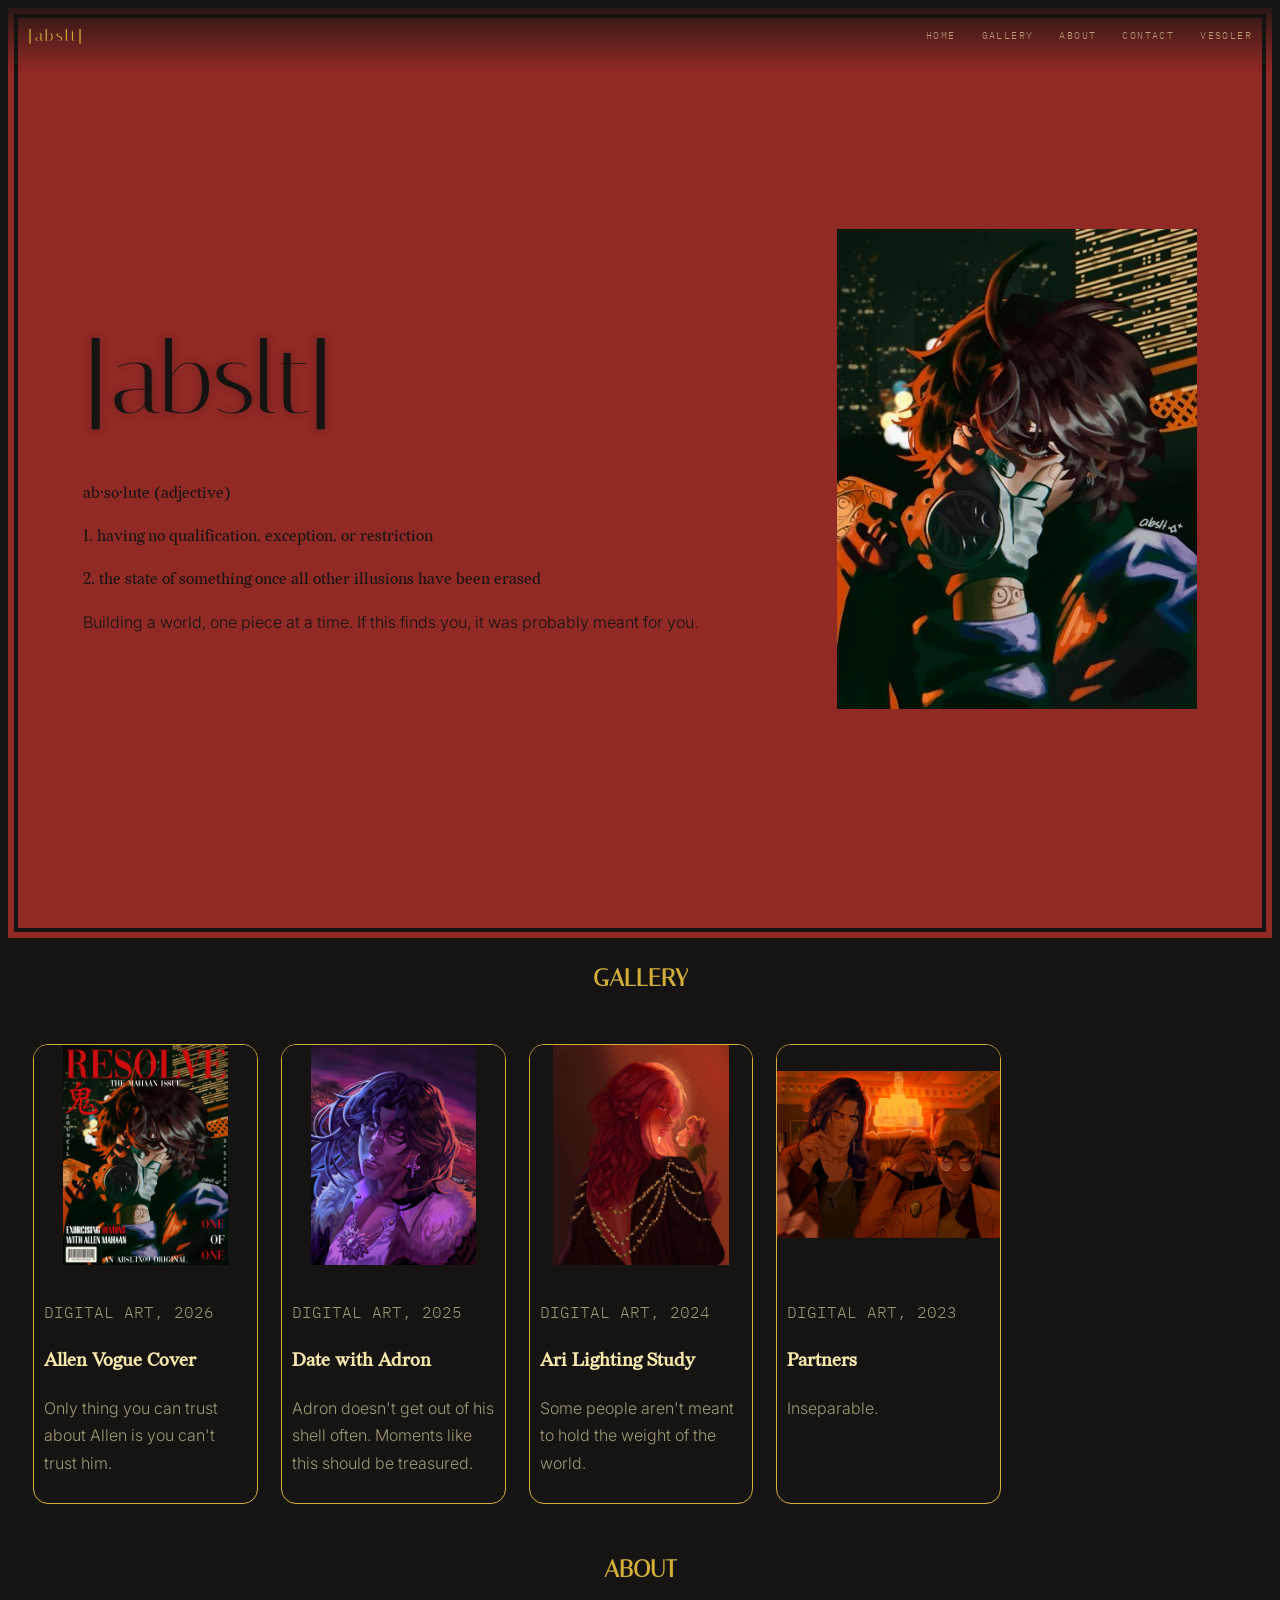
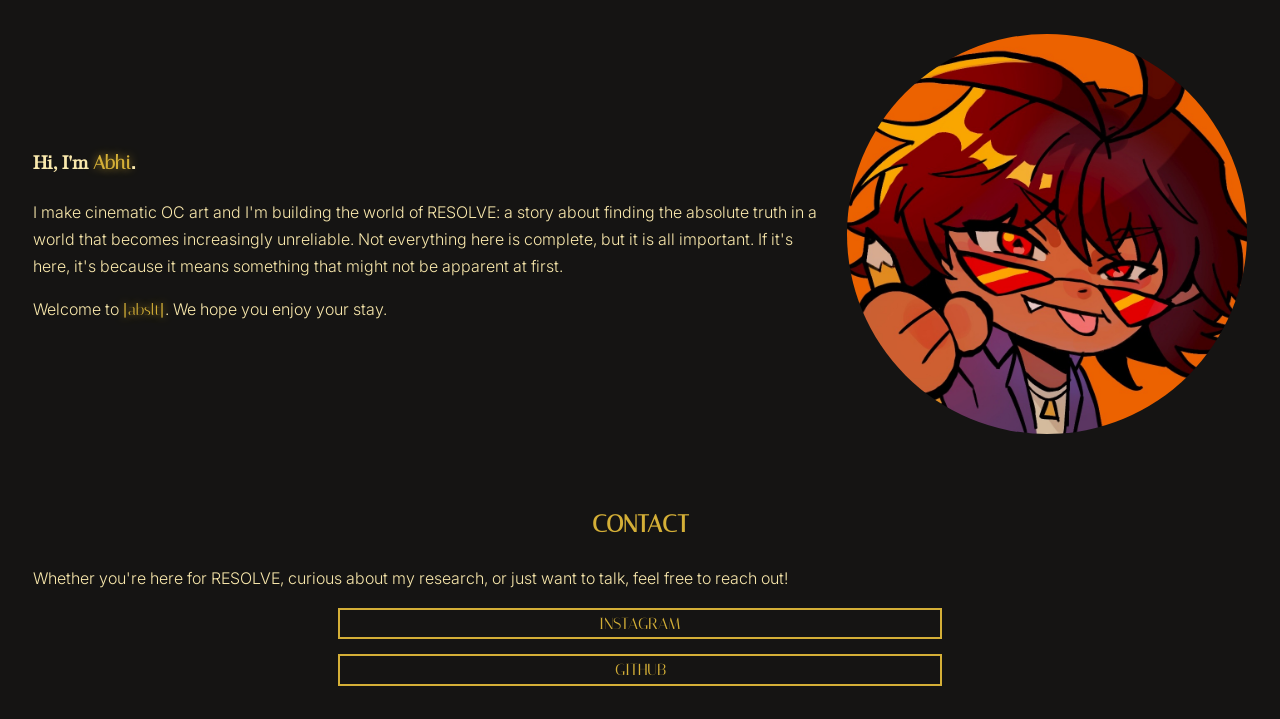
<file: index.html>
<!DOCTYPE html>
<html>
    <head>
        <title>|abslt|</title>
        <link rel="stylesheet" href="style.css">

        <link rel="preconnect" href="https://fonts.googleapis.com">
        <link rel="preconnect" href="https://fonts.gstatic.com" crossorigin>
        <link href="https://fonts.googleapis.com/css2?family=Cormorant+Garamond:ital,wght@0,400;1,400;1,500&family=IBM+Plex+Mono:wght@400;500&family=Inter:wght@300;400;500&family=Italiana&display=swap" rel="stylesheet">

    </head>
    <body>
        <nav>
            <span class="mark">|abslt|</span>
            <div class="links">
                <a href="#home">HOME</a></li>
                <a href="#gallery">GALLERY</a></li>
                <a href="#about">ABOUT</a></li>
                <a href="#contact">CONTACT</a></li>
                <a href="vesoler.html">VESOLER</a></li>
            </ul>
        </nav>

        <section id="home" class="hero">
            <div class="hero-text">
                <span class="hero-h1">|abslt|</span>
                <span class="definition">
                    <p>ab·​so·​lute (adjective)</p>
                    <p>1. having no qualification, exception, or restriction</p>
                    <p>2. the state of something once all other illusions have been erased</p>
                </span>
                <p>Building a world, one piece at a time. If this finds you, it was probably meant for you.</p>
            </div>
            
            <div class="hero-image">
                <img src="images/hero-image.jpeg" alt="Allen Vogue Cover">
            </div>
        </section>

        <section id="gallery" class="glry">
            <h1>GALLERY</h1>

            <div class="project-grid">
                <div class="project-card">
                    <img src="images/mahaan_resolve.JPEG" alt="Allen Vogue Cover" class="project-image">
                    
                    <div class="project-info">
                        <p class="mono">DIGITAL ART, 2026</p>
                        <h3>Allen Vogue Cover</h3>
                        <p>Only thing you can trust about Allen is you can't trust him.</p>

                    </div>

                </div>
                
                <div class="project-card">
                    <img src="images/date_w_adron.jpeg" alt="Date with Adron" class="project-image">
                    
                    <div class="project-info">
                        <p class="mono">DIGITAL ART, 2025</p>
                        <h3>Date with Adron</h3>
                        <p>Adron doesn't get out of his shell often. Moments like this should be treasured.</p>

                    </div>

                </div>

                <div class="project-card">
                    <img src="images/ari_lighting.jpeg" alt="Ari Lighting Study" class="project-image">
                    
                    <div class="project-info">
                        <p class="mono">DIGITAL ART, 2024</p>
                        <h3>Ari Lighting Study</h3>
                        <p>Some people aren't meant to hold the weight of the world.</p>

                    </div>

                </div>

                <div class="project-card">
                    <img src="images/partners.jpeg" alt="Partners" class="project-image">
                    <div class="project-info">
                        <p class="mono">DIGITAL ART, 2023</p>
                        <h3>Partners</h3>
                        <p>Inseparable.</p>
                    </div>
                </div>
            </div>

        </section>

        <section id="about">
            <h1>ABOUT</h1>
            <div class="about-container">
                <div class="about-text">
                    <h3>Hi, I'm <span class='abslt'>Abhi</span>.</h3>
                    <p>I make cinematic OC art and I'm building the world of RESOLVE: a story about finding the absolute truth in a world that becomes increasingly unreliable. Not everything here is complete, but it is all important. If it's here, it's because it means something that might not be apparent at first.</p>
                    <p>Welcome to <span class='abslt'>|abslt|</span>. We hope you enjoy your stay.</p>
                </div>
                
                <div class="about-image">
                    <img src="images/about-img.jpeg" alt="Abhi PFP" class="about-image">
                </div>
            </div>
        </section>

        <section id="contact" class="contact">
            <h1>CONTACT</h1>
            <div class="contact-text">
                <p>Whether you're here for RESOLVE, curious about my research, or just want to talk, feel free to reach out!</p>
            </div>
            <div class="link-container">
                <a href="https://instagram.com/absltx09" class="link-btn">INSTAGRAM</a>
                <a href="https://github.com/absltx09" class="link-btn">GITHUB</a>
            </div>
        </section>
    </body>
</html>
</file>
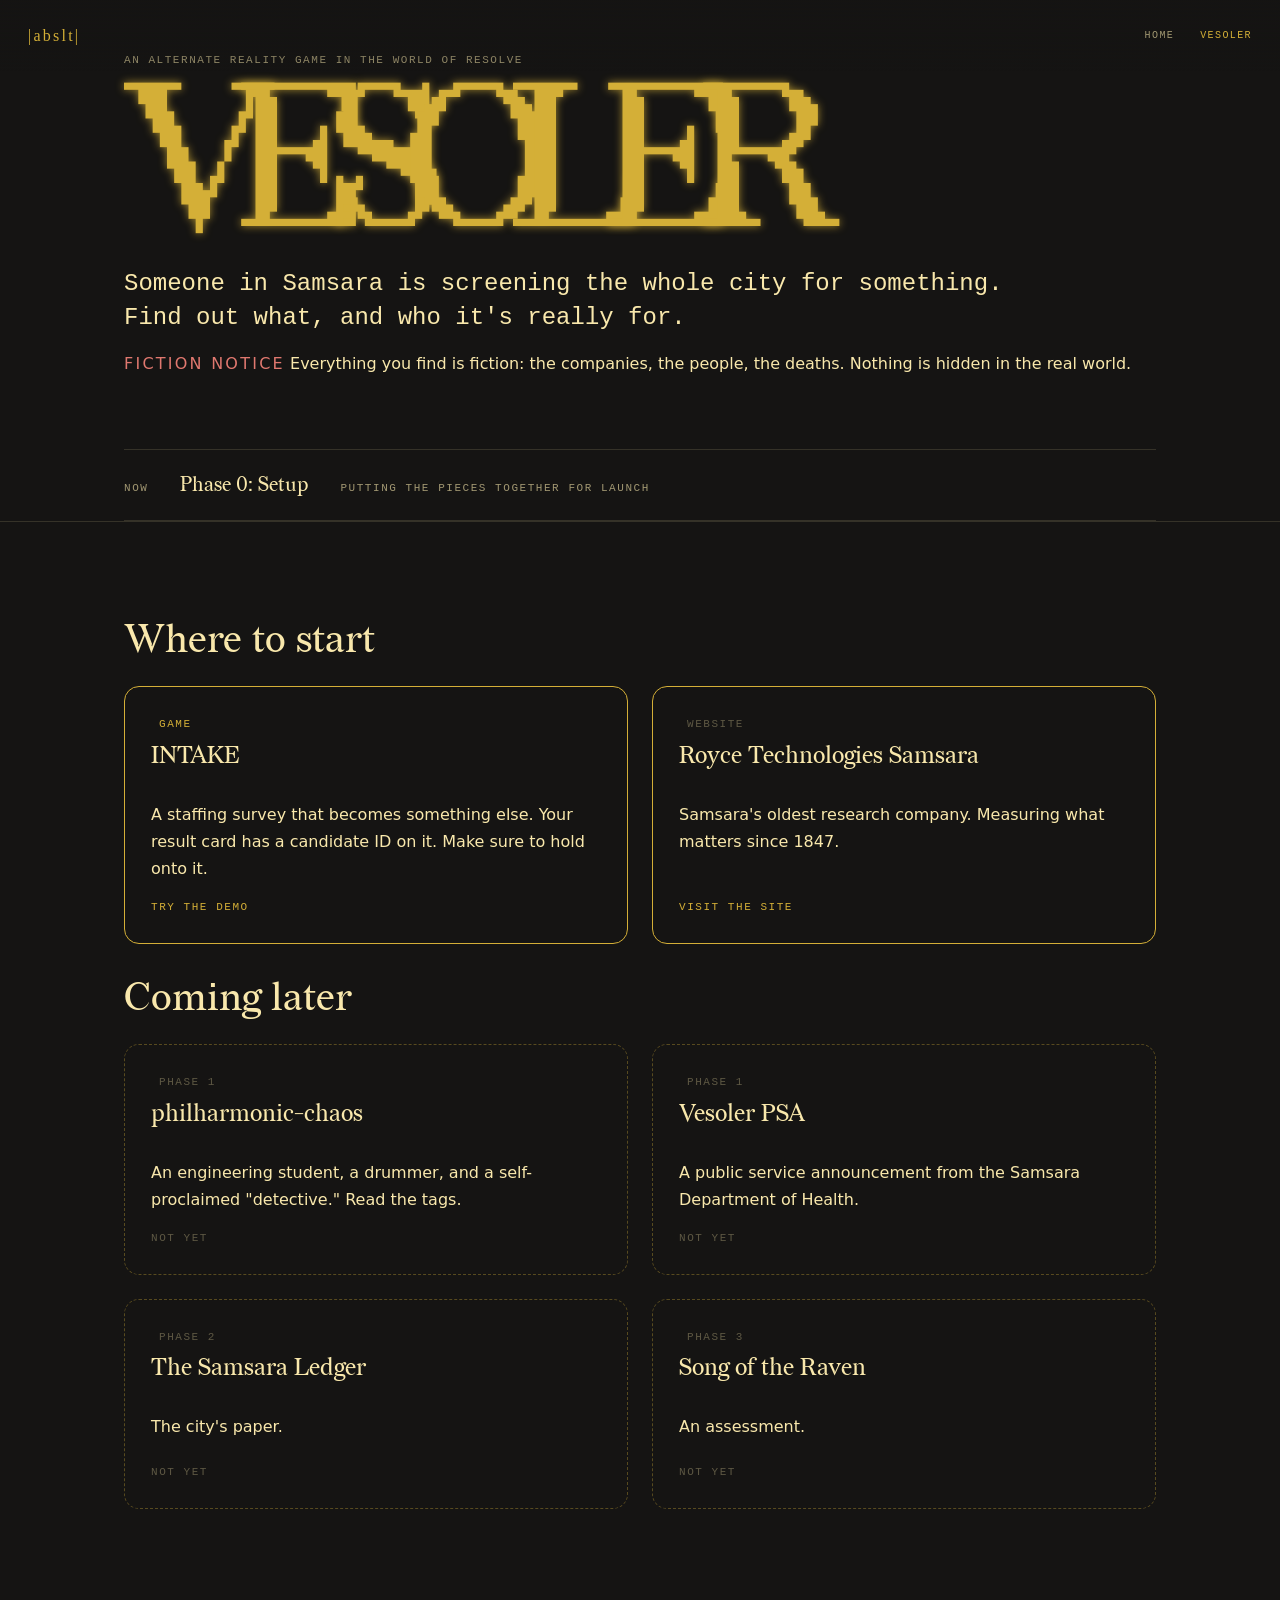
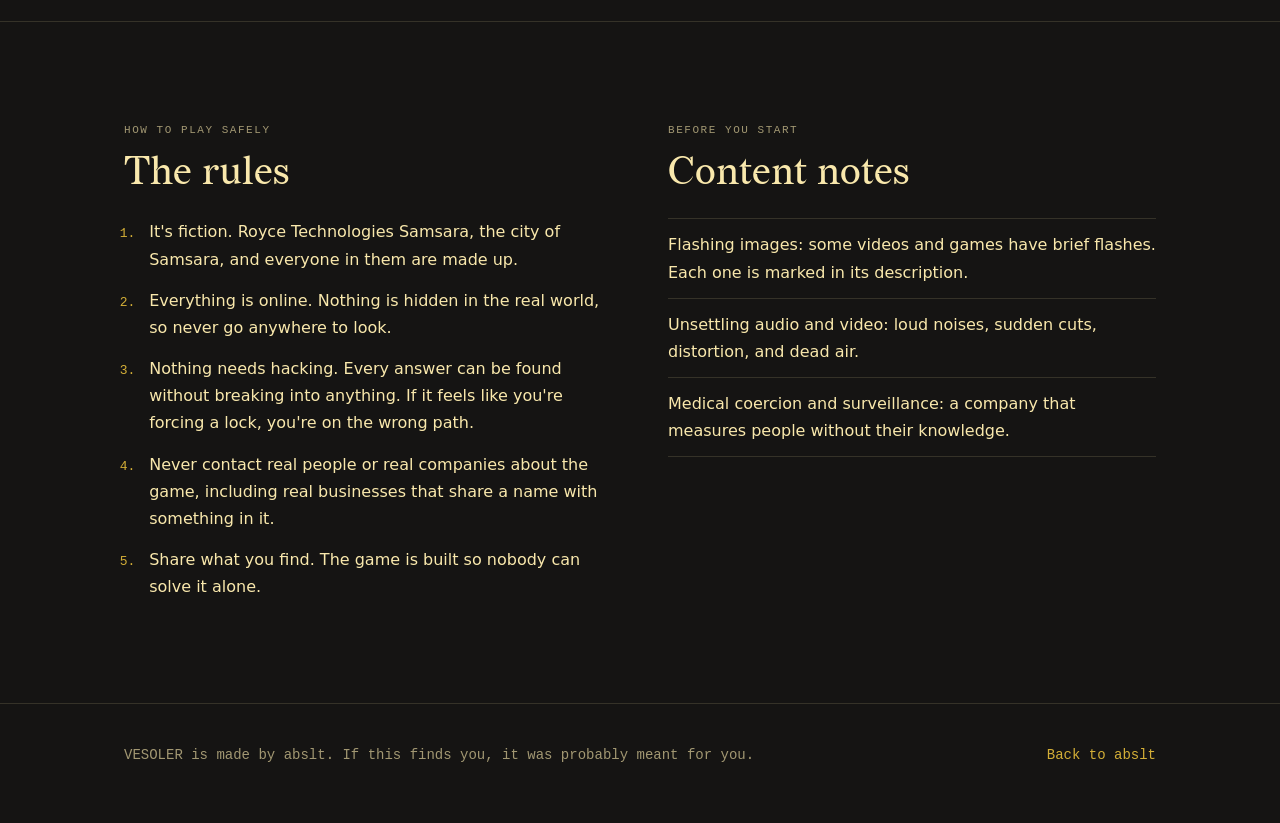
<file: vesoler.html>
<!DOCTYPE html>
<html>
    <head>
        <title>VESOLER | abslt</title>
        <link rel="preconnect" href="https://fonts.googleapis.com">
        <link rel="preconnect" href="https://fonts.gstatic.com" crossorigin>
        <link rel="stylesheet" href="hub.css">
    </head>

    <body>
        <nav>
            <a class="mark" href="index.html">|abslt|</a>
            <div class="links">
                <a href="index.html">HOME</a>
                <a href="vesoler.html" aria-current="page">VESOLER</a>
            </div>
        </nav>

        <main>
            <header class="hero">
                <div class="wrap">
                    <p class="mono">An alternate reality game in the world of RESOLVE</p>
                    <h1 class="title">
                        <span class="surface">VESOLER</span>
                    </h1>
                    <p class="lede">Someone in Samsara is screening the whole city for something. Find out what, and who it's really for.</p>
                    <div class="stamp">
                        <strong>Fiction notice</strong> Everything you find is fiction: the companies, the people, the deaths. Nothing is hidden in the real world.
                    </div>
                </div>
            </header>

            <!--Current State-->
            <div class="wrap">
                <div class="status">
                    <span class="mono">Now</span>
                    <span class="now">Phase 0: Setup</span>
                    <span class="mono">Putting the pieces together for launch</span>
                </div>
            </div>

            <!--Where to Start-->
            <section id="start">
                <div class="wrap">
                    <h2>Where to start</h2>
                    <div class="doors">
                        <a class="door" href="https://github.com/absltx09/INTAKE">
                            <span class="tag live">Game</span>
                            <h3>INTAKE</h3>
                            <p>A staffing survey that becomes something else. Your result card has a candidate ID on it. Make sure to hold onto it.</p>
                            <span class="go">Try the demo</span>
                        </a>
                        <a class="door" href="https://github.com/absltx09/royce-tech-samsara">
                            <span class="tag later">Website</span>
                            <h3>Royce Technologies Samsara</h3>
                            <p>Samsara's oldest research company. Measuring what matters since 1847.</p>
                            <span class="go">Visit the site</span>
                        </a>
                    </div>
                    <h2>Coming later</h2>
                    <div class="doors">
                        <div class="door soon"><span class="tag later">Phase 1</span><h3>philharmonic-chaos</h3><p>An engineering student, a drummer, and a self-proclaimed "detective." Read the tags.</p><span class="go">Not yet</span></div>
                        <div class="door soon"><span class="tag later">Phase 1</span><h3>Vesoler PSA</h3><p>A public service announcement from the Samsara Department of Health.</p><span class="go">Not yet</span></div>
                        <div class="door soon"><span class="tag later">Phase 2</span><h3>The Samsara Ledger</h3><p>The city's paper.</p><span class="go">Not yet</span></div>
                        <div class="door soon"><span class="tag later">Phase 3</span><h3>Song of the Raven</h3><p>An assessment.</p><span class="go">Not yet</span></div>
                    </div>
                </div>
            </section>

            <!--Rules-->
            <section id="rules">
                <div class="wrap two">
                    <div>
                        <p class="mono">How to play safely</p>
                        <h2>The rules</h2>
                        <ol class="rules">
                            <li>It's fiction. Royce Technologies Samsara, the city of Samsara, and everyone in them are made up.</li>
                            <li>Everything is online. Nothing is hidden in the real world, so never go anywhere to look.</li>
                            <li>Nothing needs hacking. Every answer can be found without breaking into anything. If it feels like you're forcing a lock, you're on the wrong path.</li>
                            <li>Never contact real people or real companies about the game, including real businesses that share a name with something in it.</li>
                            <li>Share what you find. The game is built so nobody can solve it alone.</li>
                        </ol>
                    </div>
                    <div>
                        <p class="mono">Before you start</p>
                        <h2>Content notes</h2>
                        <ul class="notes">
                            <li><strong>Flashing images:</strong> some videos and games have brief flashes. Each one is marked in its description.</li>
                            <li><strong>Unsettling audio and video:</strong> loud noises, sudden cuts, distortion, and dead air.</li>
                            <li><strong>Medical coercion and surveillance:</strong> a company that measures people without their knowledge.</li>
                        </ul>
                    </div>
                </div>
            </section>

        </main>

        <footer>
            <div class="wrap">
                <span>VESOLER is made by abslt. If this finds you, it was probably meant for you.</span>
                <a href="index.html">Back to abslt</a>
            </div>
        </footer>
    </body>
</html>
</file>
<file: style.css>
@font-face {
    font-family: 'Redaction';
    src: url(./fonts/Redaction-Regular.woff2);
}

:root{
    --ink:#151413;--cream:#f9e8ac;--gold:#d4af37;--red:#912925;
    --ash:#6e6a64;--silver:#c9c6bf;
    --txt:#f9e8ac;--txt2:rgba(249,232,172,.62);--txt3:rgba(249,232,172,.32);
    --border:rgba(249,232,172,.1);--bw:rgba(212,175,55,.25);
    --deco:'Italiana',Didot,Georgia,serif;
    --litur:'Redaction',Georgia,serif;
    --sans:'Inter',system-ui,sans-serif;
    --mono:'IBM Plex Mono',ui-monospace,'Courier New',monospace;
}

html {
    scroll-behavior: smooth;
}

body {
    background: var(--ink);
    color: var(--txt);
    font-family: var(--sans);
    font-weight: 300;
    font-size: 16px;
    line-height: 1.7;
}

h1 {
    font-family: var(--deco);
    color: var(--gold);
    text-align: center;
}

h3 {
    font-family: var(--litur);
}

body .mono {
    font-family: var(--mono);
    color: var(--txt2);
}

body .hero {
    background: var(--red);
    color: var(--ink);
    min-height: 100vh;
    align-items: center;
    justify-content: space-between;
    display: flex;

    border: 15px solid transparent;
    outline: 4px solid var(--ink);
    outline-offset: -10px;
    background: linear-gradient(var() 0 0) top, linear-gradient(var(--ink) 0 0) left, linear-gradient(var(--ink) 0 0) bottom, linear-gradient(var(--ink) 0 0) right;
    background-size: 200% 4px, 4px 200%;
    background-origin: padding-box;
    background-repeat: no-repeat;
}

body .hero-text {
    padding-left: 60px;
}

body .hero-h1 {
    color: var(--ink);
    font-family: var(--deco);
    font-size: 100px;
    text-shadow: 0 0 8px rgba(21,20,19,.3)
}

body .hero-image {
    width: auto;
    object-fit: contain;
    padding-right: 60px;
}

nav {
    position: fixed;
    top: 0;
    left: 0;
    right: 0;
    z-index: 100;
    display: flex;
    align-items: center;
    justify-content: space-between;
    padding: 22px 28px;
    background: linear-gradient(180deg, rgba(21,20,19,.92), transparent)
}

nav .mark{
    font-family: var(--deco);
    font-size: 16px;
    letter-spacing: .14em;
    color: var(--gold);
}

nav .links{
    font-family: var(--mono);
    display: flex;
    gap: 26px;
    color: var(--txt2);
    text-transform: uppercase;
    font-size: 10px;
    letter-spacing: .14em;
}

nav .links a:hover{
    color: var(--gold);
}

nav .links a {
    color: var(--txt2); text-decoration: none;
}

nav .links a[aria-current] { color: var(--gold); }

body .definition {
    font-family: var(--litur);
}

.project-grid {
    display: grid;
    grid-template-columns: repeat(5, 1fr);
    gap: 25px;
    width: fit-content;
    padding: 25px;
}

.project-card {
    background: var(--ink);
    border-radius: 15px;
    overflow: hidden;
    border: 1px solid var(--gold);
    transition: 0.3s;
    width: 100%;
}

.project-card:hover{
    transform: translateY(-10px);
    box-shadow: 0 0 8px rgba(212,175,55,.75)
}

.project-card img {
    width: 100%;
    height: 220px;
    object-fit: contain;
    cursor: pointer;
    background: var(--ink);
}

.project-info {
    padding: 10px;
}

.project-info p {
    color: var(--txt2);
}

.about-container {
    align-items: center;
    padding: 25px;
    display: flex;
    justify-content: space-between;

}

.about-text{
    width: 800px;
}

.about-image {
    height: 400px;
    width: 400px;
    border-radius: 200px;
}

.abslt{
    color: var(--gold);
    font-family: var(--deco);
    text-align: center;
    text-shadow: 0 0 8px rgba(212,175,55,.75)
}

body .contact{
    align-items: center;
    justify-content: space-between;
    padding: 25px;
}

body .link-container{
    display: flex;
    flex-direction: column;
    gap: 15px;
    align-items: center;

}

body .link-btn{
    font-family: var(--deco);
    color: var(--gold);
    display: block;
    text-align: center;
    text-decoration: none;
    border: 1px solid;
    border-width: 2px;
    width: 600px;
}
</file>
<file: hub.css>
@font-face { font-family: 'Redaction'; src: url(fonts/Redaction-Regular.woff2); }
@font-face { font-family: 'Redaction'; src: url(fonts/Redaction-Italic.woff2); font-style: italic; }
@font-face { font-family: 'Redaction 35'; src: url(fonts/Redaction_35-Regular.woff2); }
@font-face { font-family: 'Redaction 70'; src: url(fonts/Redaction_70-Regular.woff2); }

:root {
    --ink:#151413;--cream:#f9e8ac;--gold:#d4af37;--red:#912925;
    --ash:#6e6a64;--silver:#c9c6bf;
    --txt:#f9e8ac;--txt2:rgba(249,232,172,.62);--txt3:rgba(249,232,172,.32);
    --line: rgba(249,232,172, .14); --goldline: rgba(212, 175, 55, .35);
    --border:rgba(249,232,172,.1);--bw:rgba(212,175,55,.25);
    --deco:'Italiana',Didot,Georgia,serif;
    --litur:'Redaction',Georgia,serif;
    --sans:'Inter',system-ui,sans-serif;
    --mono:'IBM Plex Mono',ui-monospace,'Courier New',monospace;
}

* { box-sizing: border-box; }
html { scroll-behavior: smooth;}
body {
    margin: 0; background: var(--ink); color: var(--cream);
    font: 300 16px/1.7 var(--sans);
    overflow-x: hidden;
}
a { color: var(--gold) }
a:focus-visible, button:focus-visible, summary:focus-visible { outline: 1px solid var(--gold); outline-offset: 4px; }

.wrap { max-width: 1080px; margin: 0 auto; padding: 0 24px; }
section { padding: 88px 0; border-top: 1px solid var(--line); }

.mono { 
    font-family: var(--mono); 
    font-size: 11px; 
    letter-spacing: .14em; 
    text-transform: uppercase; 
    color: var(--txt2); 
}
h2 { 
    font-family: var(--litur); 
    font-weight: 400; 
    font-size: 40px; line-height: 1.1; margin: 8px 0 24px; }
h3 { 
    font-family: var(--litur); 
    font-weight: 400; 
    font-size: 24px; 
    margin: 0 0 8px; 
}
p { max-width: 62ch; }

nav {
    position: fixed;
    top: 0;
    left: 0;
    right: 0;
    z-index: 100;
    display: flex;
    align-items: center;
    justify-content: space-between;
    padding: 22px 28px;
    background: linear-gradient(180deg, rgba(21,20,19,.92), transparent);
}

nav .mark {
    font-family: var(--deco);
    font-size: 16px;
    letter-spacing: .14em;
    color: var(--gold);
    text-decoration: none;
}

nav .links {
    font-family: var(--mono);
    display: flex;
    gap: 26px;
    color: var(--txt2);
    text-transform: uppercase;
    font-size: 10px;
    letter-spacing: .14em;
}

nav .links a:hover { color: var(--gold); }
nav .links a { color: var(--txt2); text-decoration: none }
nav .links a[aria-current] { color: var(--gold); }

.hero { padding: 40px 0 72px; border-top: 0; overflow-x: clip; }
.title { position: relative; margin: 0; line-height: .82; }
.title .surface {
    display: block;
    font-family: 'Redaction 35', var(--litur);
    font-weight: 400;
    font-size: clamp(64px, 16vw, 260px);
    text-shadow: 0 0 8px rgba(212,175,55,.75);
    letter-spacing: -0.2em;
    color: var(--gold);
}
.hero .sub { margin-top: 28px; }
.lede {
    font-family: var(--mono);
    font-size: 24px;
    line-height: 1.45;
    color: var(--cream);
    margin: 18px 0 0;
}

.stamp {
    display: inline-block;
    color: var(--cream);
    padding-top: 14px;
}
.stamp strong {
    font-weight: 500;
    letter-spacing: .14em;
    color: #e0786f;
    text-transform: uppercase;
}

.status {
    display: flex;
    flex-wrap: wrap;
    gap: 8px 32px;
    align-items: baseline;
    padding: 18px 0;
    border-top: 1px solid var(--line);
    border-bottom: 1px solid var(--line);
}
.status .now {
    font-family: var(--litur);
    font-size: 20px;
}

.doors {
    display: grid;
    grid-template-columns: repeat(2, 1fr);
    gap: 24px;
    padding-bottom: 24px;
}
.door {
    border: 1px solid var(--gold);
    border-radius: 15px;
    padding: 26px;
    display: flex;
    flex-direction: column;
    text-decoration: none;
    color: var(--cream);
    transition: transform .3s, box-shadow .3s;
    min-height: 210px;
}
.door:hover{
    transform: translateY(-10px);
    box-shadow: 0 0 8px rgba(212,175,55,.75);
    border-color: var(--gold);
}
.door .p { color: var(--txt2); margin: 0 0 18px; }
.door .go {
    margin-top: auto;
    font-family: var(--mono);
    font-size: 11px;
    letter-spacing: .14em;
    text-transform: uppercase;
    color: var(--gold);
}
.door.soon {
    border-style: dashed;
    border-color: var(--goldline);
}
.door.soon .go { color: var(--txt3); }
.tag {
    font-family: var(--mono);
    font-size: 11px;
    letter-spacing: .14em;
    text-transform: uppercase;
    padding: 2px 8px;
}
.tag.live { color: var(--gold); }
.tag.archived { color: var(--txt2); }
.tag.later { color: var(--txt3); }

.two {
    display: grid;
    grid-template-columns: 1fr 1fr;
    gap: 56px;
}
ol.rules { padding-left: 1.2em; margin: 0; }
ol.rules li { margin-bottom: 14px; padding-left: 6px; }
ol.rules li::marker { font-family: var(--mono); color: var(--gold); font-size: 13px; }
ul.notes { list-style: none; padding: 0; margin: 0; }
ul.notes li { padding: 12px 0; border-bottom: 1px solid var(--line); }
ul.notes li:first-child { border-top: 1px solid var(--line); }
ul.notes strong { font-weight: 500; }

footer {
    border-top: 1px solid var(--line);
    padding: 40px 0 56px; 
    color: var(--txt2);
    font-size: 14px;
}
footer .wrap {
    display: flex;
    flex-wrap: wrap; 
    justify-content: space-between;
    gap: 16px;
}
footer span {
    font-family: var(--mono);
}
footer a {
    font-family: var(--mono);
    text-decoration: none;
}
</file>
